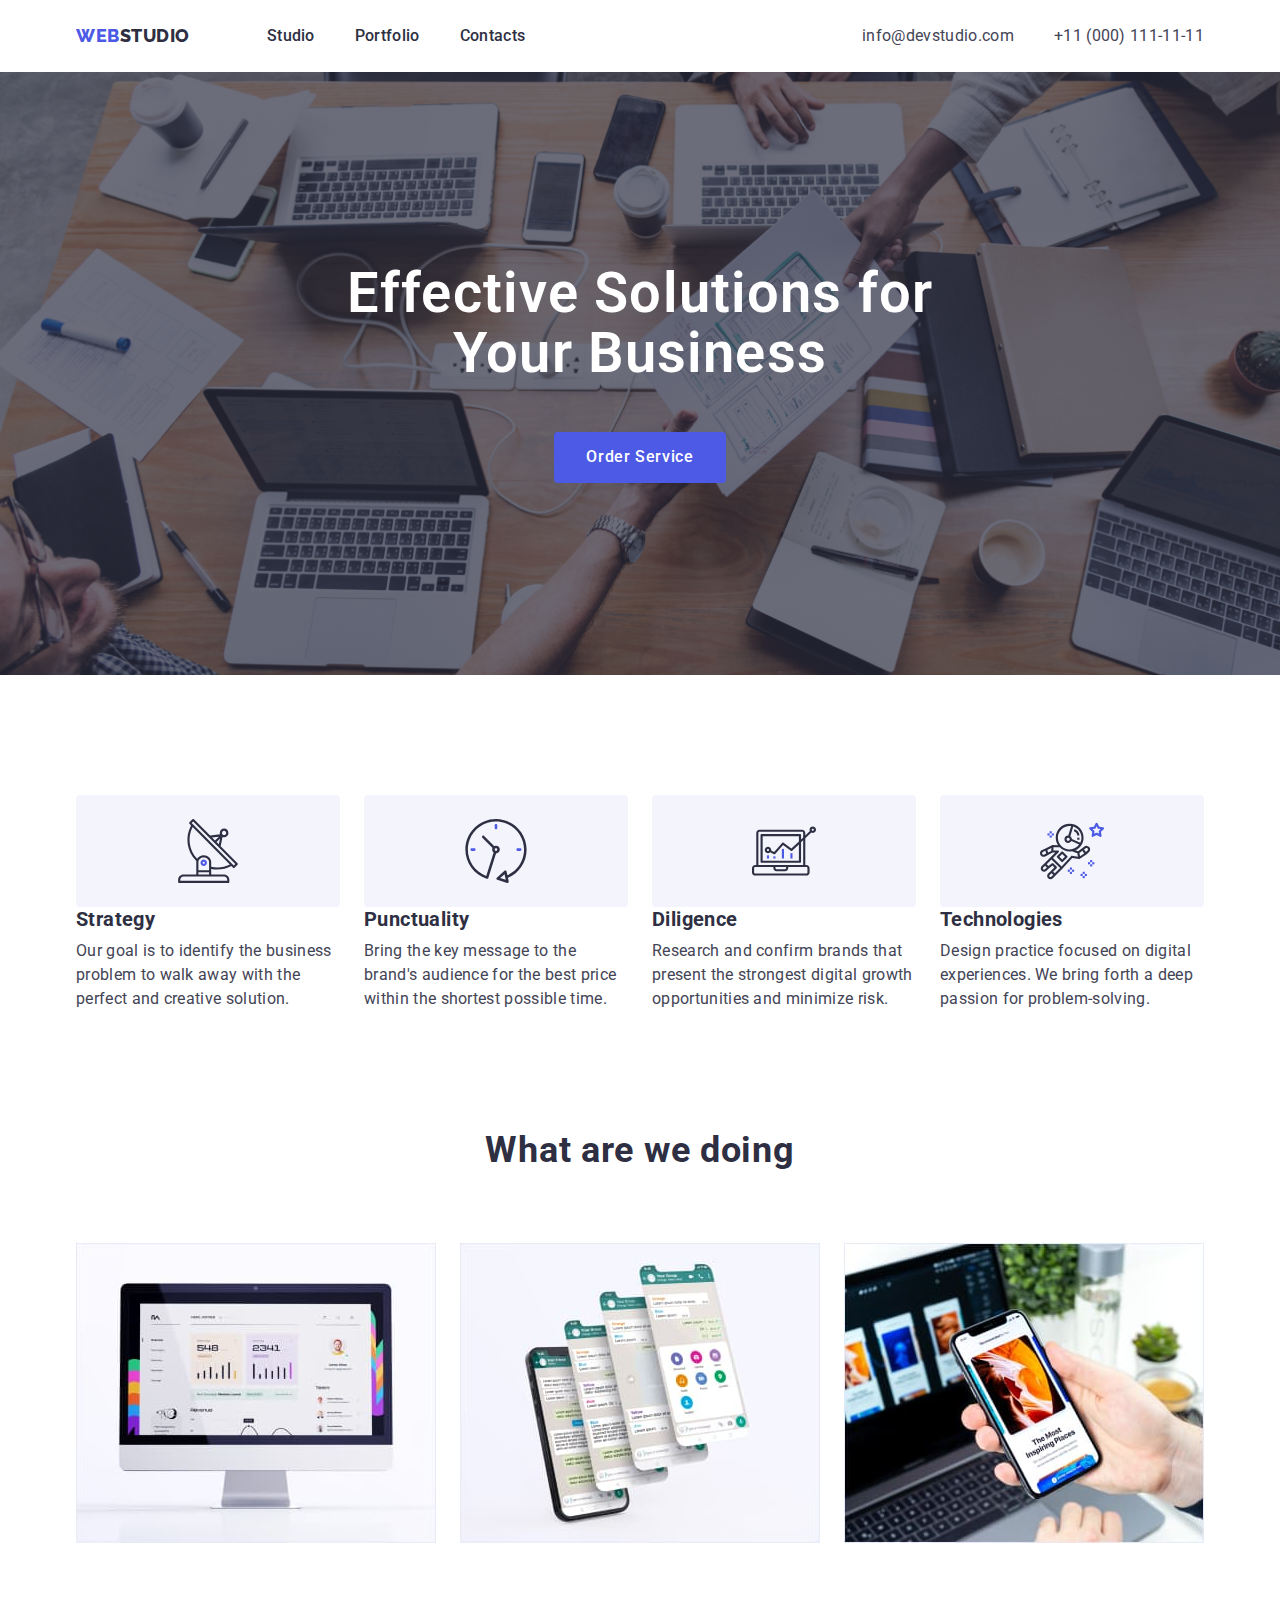
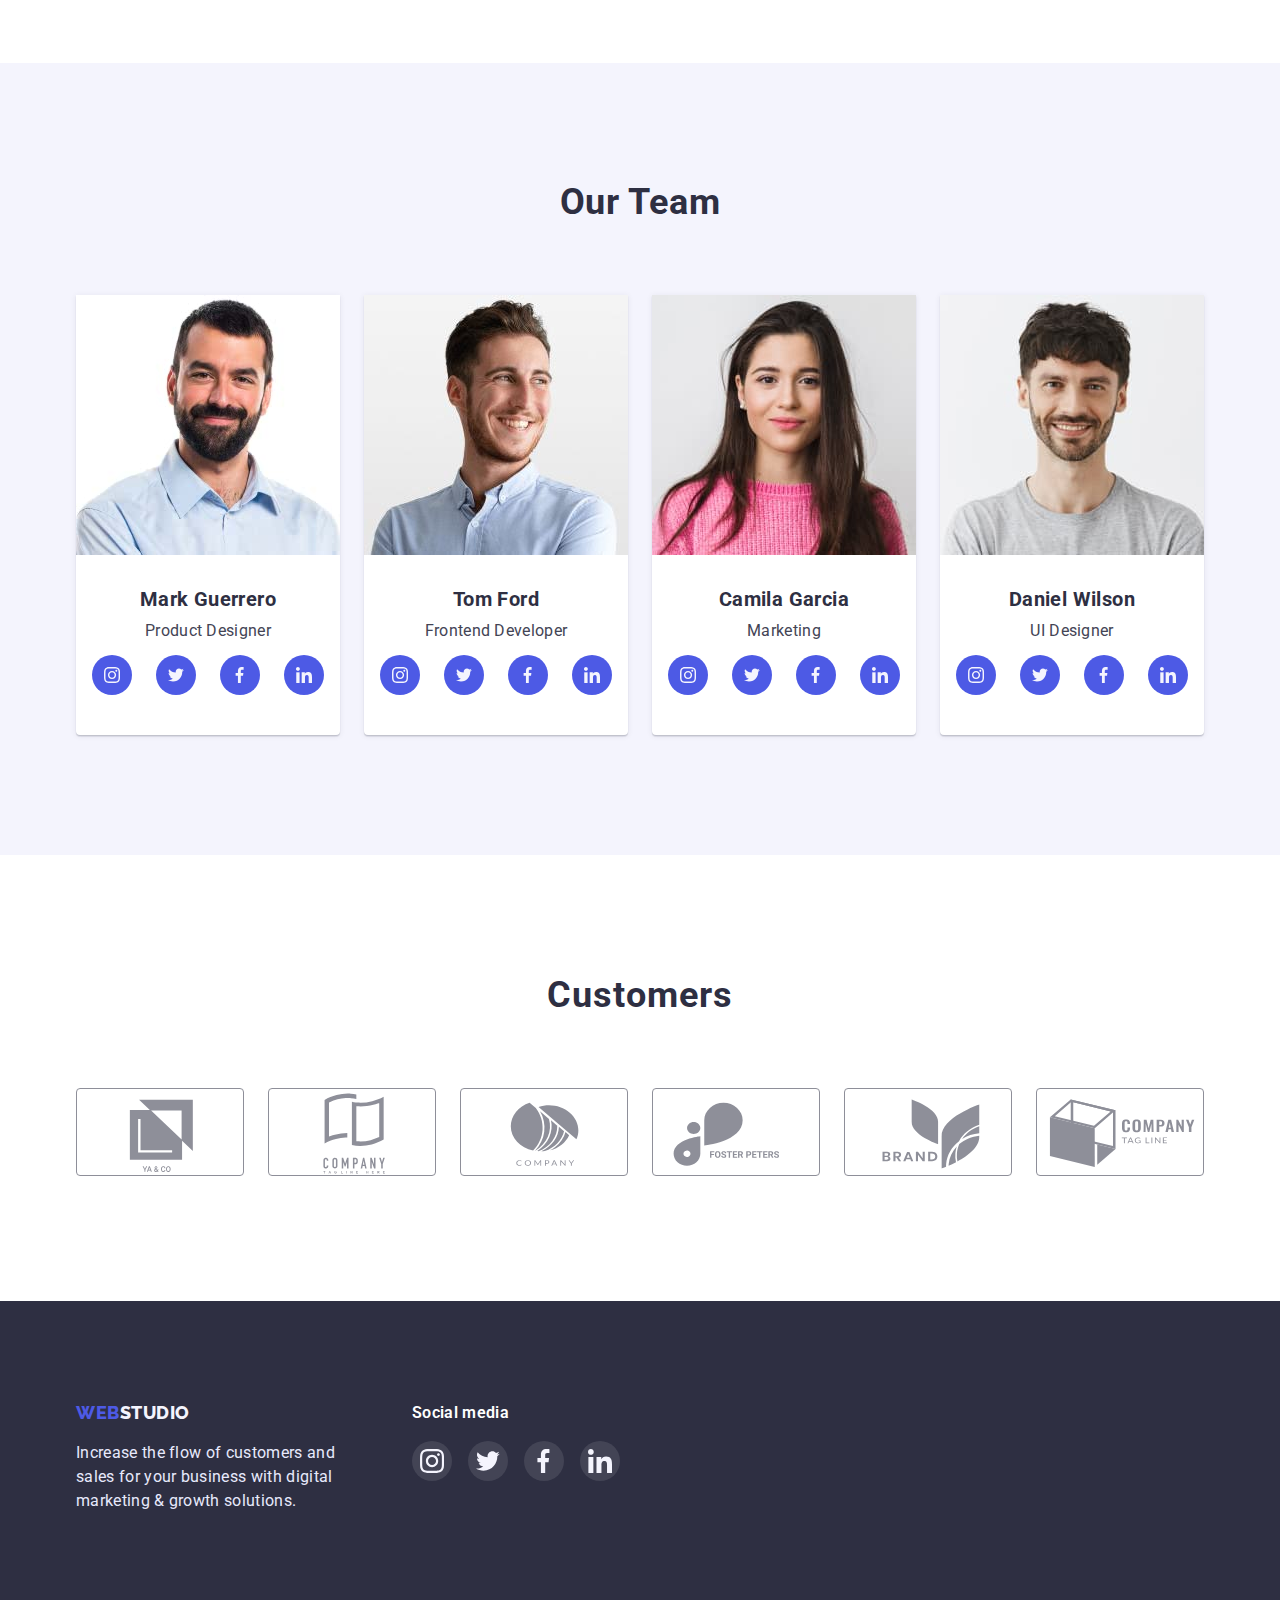
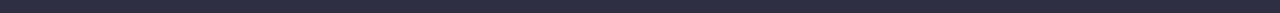
<file: index.html>
<!DOCTYPE html>
<html lang="en">
<head>
    <meta charset="UTF-8">
    <meta http-equiv="X-UA-Compatible" content="IE=edge">
    <meta name="viewport" content="width=device-width, initial-scale=1.0">
    <title>Document</title>
<link href="https://fonts.googleapis.com/css2?family=Raleway:wght@800&family=Roboto:wght@400;500;700;900&display=swap"
    rel="stylesheet">
    <link rel="stylesheet" href="https://cdn.jsdelivr.net/npm/modern-normalize@1.1.0/modern-normalize.min.css">
    <link rel="stylesheet" href="css/styles.css">
</head>
<body>
    <header class="page-header">
        <div class="container">
            <a class="logo" href=""><span class="logo-span">Web</span>Studio</a>
            <nav>
                <ul class="site-nav list">
                    <li class="nav-menu"><a href="" class="link">Studio</a></li>
                    <li class="nav-menu"><a href="./portfolio.html" class="link">Portfolio</a></li>
                    <li class="nav-menu"><a href="" class="link">Contacts</a></li>
                            
                </ul>
            </nav>
            <ul class="auth-nav list">
                <li class="email"><a href="" class="link">info@devstudio.com</a></li>
                <li><a href="" class="link">+11 (000) 111-11-11</a></li>
            </ul>
        
        </div>
    </header>
    <main>
        
        <section class="hero">
            
            <h1 class="hero-titel">Effective Solutions for <br> Your Business</h1>
            <button type="button" class="button-hero" name="Order Service">Order Service</button>
        </section>
    

        <section class="section">
            <div class="container">
                <h2 class="section-title visually-hidden">About us</h2>
                <ul class="features  list">
                    <li class="about-us antenna">
                        <h3 class="subtitle">Strategy</h3>
                        <p class="text">Our goal is to identify the business problem to walk away with the perfect and creative solution.</p>
                    </li>
                    <li class="about-us clock">
                        <h3 class="subtitle">Punctuality</h3>
                        <p class="text">Bring the key message to the brand's audience for the best price within the shortest possible time.</p>
                    </li>
                    <li class="about-us diagram">
                        <h3 class="subtitle">Diligence</h3>
                        <p class="text">Research and confirm brands that present the strongest digital growth opportunities and minimize risk.</p>
                    </li>
                    <li class="about-us astronaut">
                        <h3 class="subtitle">Technologies</h3>
                        <p class="text">Design practice focused on digital experiences. We bring forth a deep passion for problem-solving.</p>
                    </li>
                </ul>
            </div>
        </section>

        <section class="section type-works">
            <div class="container ">
                <h2  class="section-title">What are we doing</h2>
                <ul class="features title list">
                    <li class="project"><img src="./images/Monitor.jpg" alt="Computer monitor" width="360"></li>
                    <li class="project"><img src="./images/MobilePhone.jpg" alt="Mobile phone" width="360"></li>
                    <li class="project"><img src="./images/Phone$Laptop.jpg" alt="Mobile phone and laptop" width="360"></li>

                    
                </ul>
            </div>
        </section>

        <section class="section team">
            <div class="container">
                <h2  class="section-title">Our Team</h2>
                <ul class="features list ">
                    <li class="card-team">
                        <img src="./images/ProductDesigner.jpg" alt="Mark Guerrero is Product Designer" width="264">
                        <div class="team-img">
                            <h3 class="subtitle item">Mark Guerrero</h3>
                            <p class="text team-text">Product Designer</p>
                            <ul class="icon-team list">
                                <li class="social">
                                    <a href="" class="social-link">
                                    <svg class="social-icon" width="16" height="16">
                                        <use href="./images/sprite.svg#instagram"></use>
                                    </a>
                                    </svg>
                                </li>
                                <li class="social">
                                    <a href="" class="social-link">
                                    <svg class="social-icon" width="16" height="16">
                                        <use href="./images/sprite.svg#twitter"></use>
                                    </a>
                                    </svg>
                                </li>
                                <li class="social">
                                    <a href="" class="social-link">
                                    <svg class="social-icon" width="16" height="16">
                                        <use href="./images/sprite.svg#facebook"></use>
                                    </a>
                                    </svg>
                                </li>
                                <li class="social">
                                    <a href="" class="social-link">
                                    <svg class="social-icon" width="16" height="16">
                                        <use href="./images/sprite.svg#linkedin"></use>
                                    </a>
                                    </svg>
                                </li>
                            </ul>
                        </div>
                    </li>
                    <li class="card-team">
                        <img src="./images/FrontendDeveloper.jpg" alt="Tom Ford is Frontend Developer" width="264">
                        <div class="team-img">
                            <h3 class="subtitle item">Tom Ford</h3>
                            <p class="text team-text">Frontend Developer</p>
                            <ul class="icon-team list">
                                <li class="social">
                                    <a href="" class="social-link">
                                    <svg class="social-icon" width="16" height="16">
                                        <use href="./images/sprite.svg#instagram"></use>
                                    </a>
                                    </svg>
                                </li>
                                <li class="social">
                                    <a href="" class="social-link">
                                    <svg class="social-icon" width="16" height="16">
                                        <use href="./images/sprite.svg#twitter"></use>
                                    </a>
                                    </svg>
                                </li>
                                <li class="social">
                                    <a href="" class="social-link">
                                    <svg class="social-icon" width="16" height="16">
                                        <use href="./images/sprite.svg#facebook"></use>
                                    </a>
                                    </svg>
                                </li>
                                <li class="social">
                                    <a href="" class="social-link">
                                    <svg class="social-icon" width="16" height="16">
                                        <use href="./images/sprite.svg#linkedin"></use>
                                    </a>
                                    </svg>
                                </li>
                            </ul>
                        </div>
                    </li>
                    <li class="card-team">
                        <img src="./images/Marketing.jpg" alt="Camila Garcia is Marketing" width="264">
                        <div class="team-img">
                            <h3 class="subtitle item">Camila Garcia</h3>
                            <p class="text team-text">Marketing</p>
                            <ul class="icon-team list">
                                <li class="social">
                                    <a href="" class="social-link">
                                    <svg class="social-icon" width="16" height="16">
                                        <use href="./images/sprite.svg#instagram"></use>
                                    </a>
                                    </svg>
                                </li>
                                <li class="social">
                                    <a href="" class="social-link">
                                    <svg class="social-icon" width="16" height="16">
                                        <use href="./images/sprite.svg#twitter"></use>
                                    </a>
                                    </svg>
                                </li>
                                <li class="social">
                                    <a href="" class="social-link">
                                    <svg class="social-icon" width="16" height="16">
                                        <use href="./images/sprite.svg#facebook"></use>
                                    </a>
                                    </svg>
                                </li>
                                <li class="social">
                                    <a href="" class="social-link">
                                    <svg class="social-icon" width="16" height="16">
                                        <use href="./images/sprite.svg#linkedin"></use>
                                    </a>
                                    </svg>
                                </li>
                            </ul>
                        </div>
                    </li >
                    <li class="card-team">
                        <img src="./images/UIDesigner.jpg" alt="Daniel Wilson is UI Designer" width="264">
                        <div class="team-img">
                        <h3 class="subtitle item">Daniel Wilson</h3>
                        <p class="text team-text">UI Designer</p>
                        <ul class="icon-team list">
                            <li class="social">
                                <a href="" class="social-link">
                                <svg class="social-icon" width="16" height="16">
                                    <use href="./images/sprite.svg#instagram"></use>
                                </svg>
                                </a>
                            </li>
                            <li class="social">
                                <a href="" class="social-link">
                                    <svg class="social-icon" width="16" height="16">
                                        <use href="./images/sprite.svg#twitter"></use>
                                    </svg>
                                </a>
                            </li>
                            <li class="social">
                                <a href="" class="social-link">
                                    <svg class="social-icon" width="16" height="16">
                                        <use href="./images/sprite.svg#facebook"></use>
                                    </svg>
                                </a>
                            </li>
                            <li class="social">
                                <a href="" class="social-link">
                                    <svg class="social-icon" width="16" height="16">
                                        <use href="./images/sprite.svg#linkedin"></use>
                                    </svg>
                                </a>
                            </li>
                        </ul>
                        </div>
                    </li>
                </ul>
            </div>
        </section>
        <section class="section">
            <div class="container">
            <h2 class="title-customers">Customers</h2>
            <ul class="customers list">
                <li class="customers-add">
                    <a href="" class="customers-list">
                        <svg class="customers-icon">
                            <use href="./images/sprite customers.svg#icon-Logo"></use>
                        </svg>
                    </a>
                    
                </li>
                <li class="customers-add">
                    <a href="" class="customers-list">
                        <svg class="customers-icon">
                            <use href="./images/sprite customers.svg#icon-Logo-1"></use>
                        </svg>
                    </a>
                </li>
                <li class="customers-add">
                    <a href="" class="customers-list">
                        <svg class="customers-icon">
                            <use href="./images/sprite customers.svg#icon-Logo-2"></use>
                        </svg>
                    </a>
                </li>
                <li class="customers-add">
                    <a href="" class="customers-list">
                        <svg class="customers-icon">
                            <use href="./images/sprite customers.svg#icon-Logo-3"></use>
                        </svg>
                    </a>
                </li>
                <li class="customers-add">
                    <a href="" class="customers-list">
                        <svg class="customers-icon">
                            <use href="./images/sprite customers.svg#icon-Logo-4"></use>
                        </svg>
                    </a>
                </li>
                <li class="customers-add">
                    <a href="" class="customers-list">
                        <svg class="customers-icon">
                            <use href="./images/sprite customers.svg#icon-Logo-5"></use>
                        </svg>
                    </a>
                </li>
            </ul>
            </div>
        </section>
    </main>
    <footer class="footer">
        <div class="footer-page  container">
            <div>
                <a class="logo" href=""><span class="logo-span">Web</span><span class="logo-past">Studio</span></a>
                <p class="footer-text">Increase the flow of customers and sales for your business with digital marketing &
                    growth solutions.</p>
            </div>
            <div>
                <p class="media">Social media</p>
                <ul class="social-media">
                    <li class="media-list">
                    <a href="" class="media-link">
                        <svg class="media-icon" width="24" height="24">
                            <use href="./images/sprite.svg#instagram"></use>
                        </svg>
                    </a>
                    </li>
                    <li class="media-list">
                        <a href="" class="media-link">
                            <svg class="media-icon"  width="24" height="24">
                                <use href="./images/sprite.svg#twitter"></use>
                            </svg>
                        </a>
                    </li>
                    <li class="media-list">
                        <a href="" class="media-link">
                            <svg class="media-icon" width="24" height="24">
                                <use href="./images/sprite.svg#facebook"></use>
                            </svg>
                        </a>
                    </li>
                    <li class="media-list">
                        <a href="" class="media-link">
                            <svg class="media-icon" width="24" height="24">
                                <use href="./images/sprite.svg#linkedin"></use>
                            </svg>
                        </a>
                    </li>
                </ul>
            </div>
        </div>
    </footer>

</body>
</html>
</file>
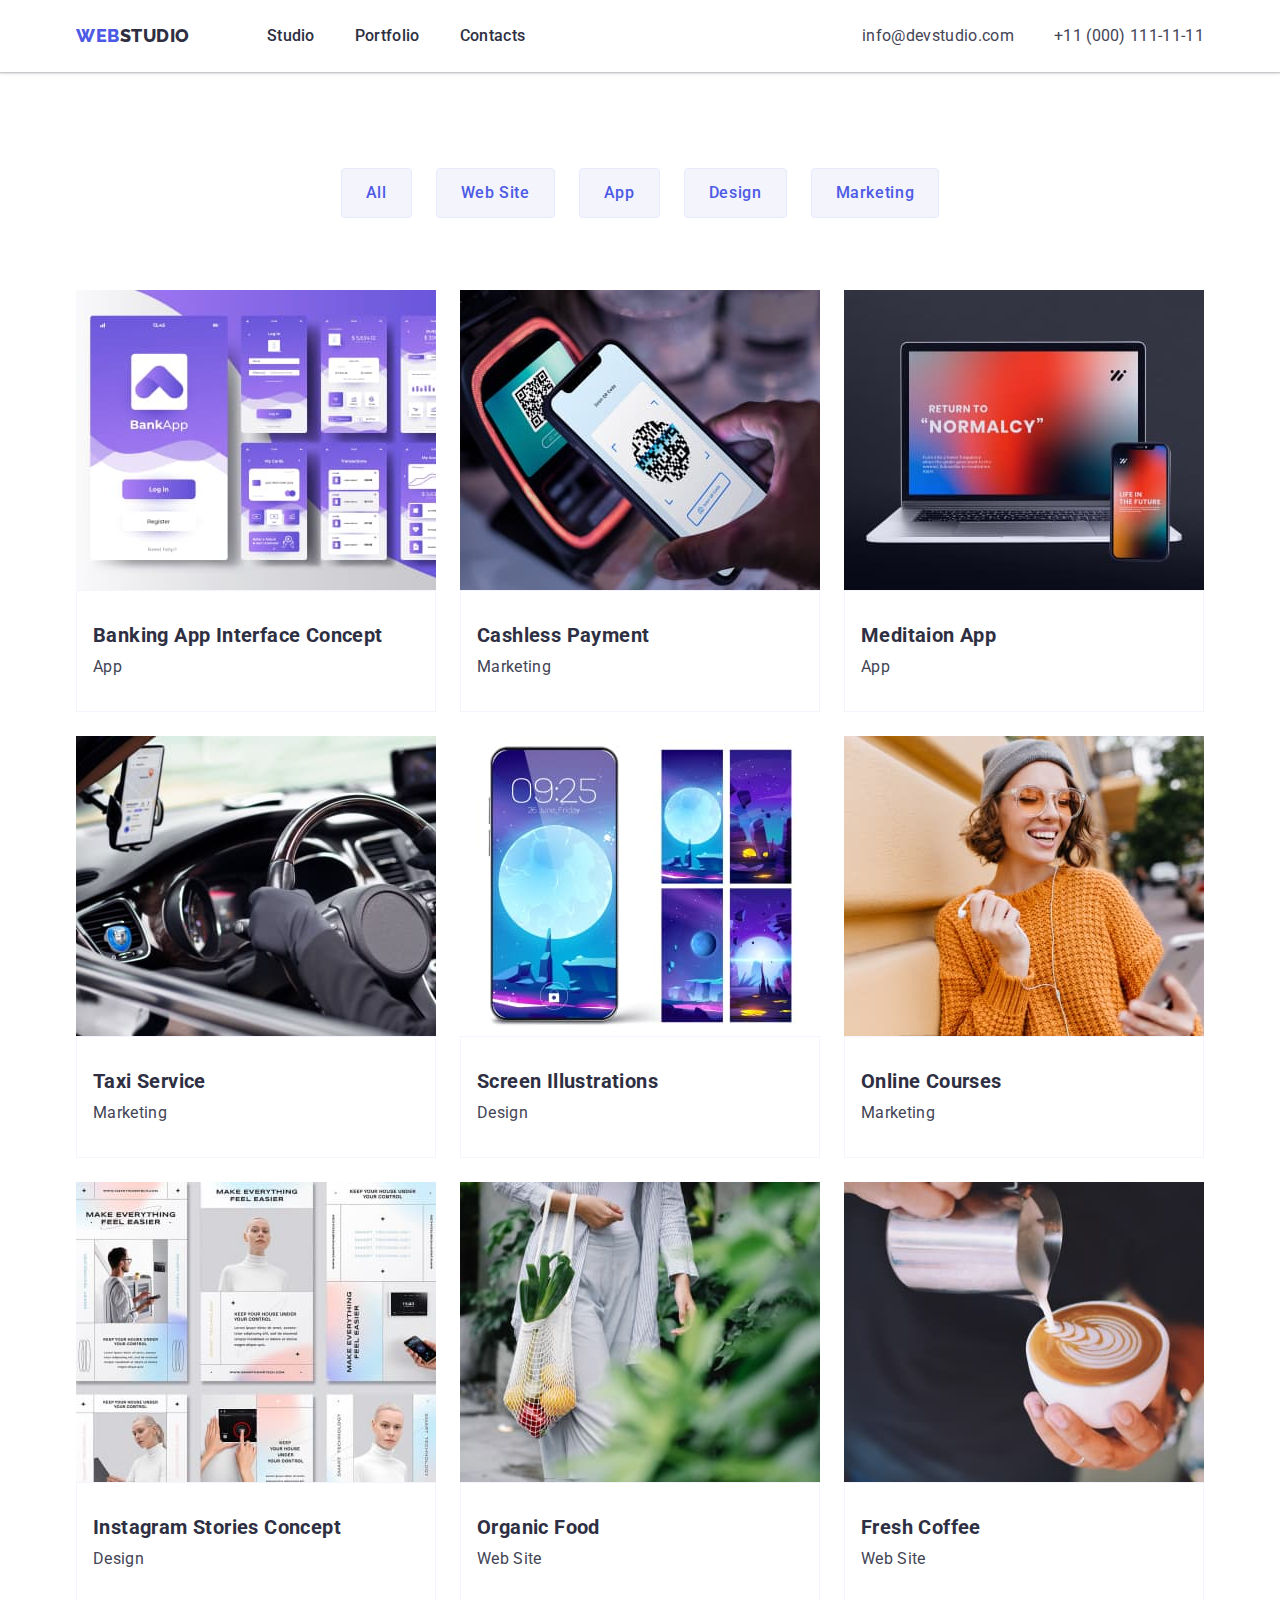
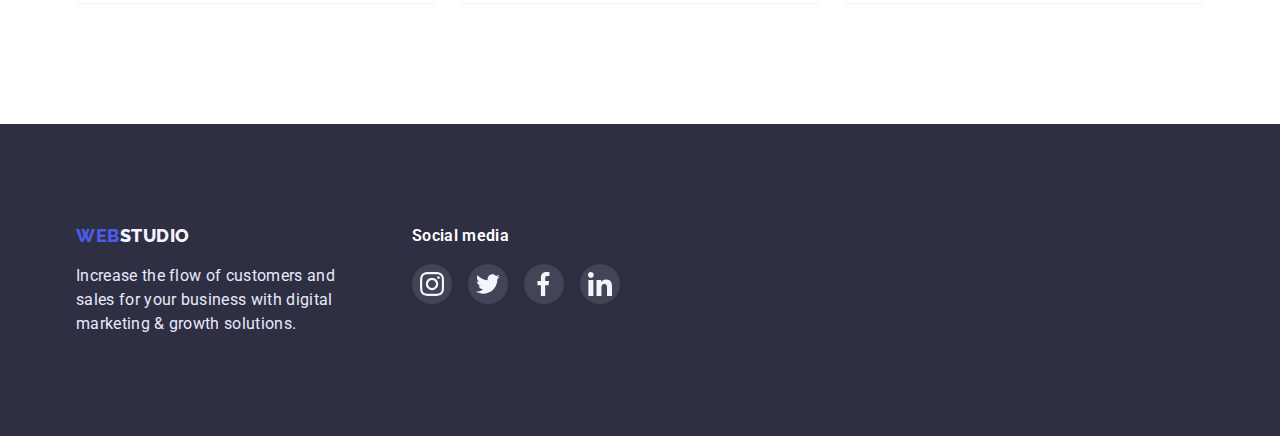
<file: portfolio.html>
<!DOCTYPE html>
<html lang="en">
<head>
    <meta charset="UTF-8">
    <meta http-equiv="X-UA-Compatible" content="IE=edge">
    <meta name="viewport" content="width=device-width, initial-scale=1.0">
    <title>Document</title>
    <link href="https://fonts.googleapis.com/css2?family=Raleway:wght@800&family=Roboto:wght@400;500;700;900&display=swap"
        rel="stylesheet">
        <link rel="stylesheet" href="https://cdn.jsdelivr.net/npm/modern-normalize@1.1.0/modern-normalize.min.css">
    <link rel="stylesheet" href="css/styles.css" >
</head>
<body>
   <header class="page-header">
    <div class="container">
        <a class="logo" href=""><span class="logo-span">Web</span>Studio</a>
        <nav>
            <ul class="site-nav list">
                <li class="nav-menu"><a href="./index.html" class="link">Studio</a></li>
                <li class="nav-menu"><a href="" class="link">Portfolio</a></li>
                <li class="nav-menu"><a href="" class="link">Contacts</a></li>
        
            </ul>
        </nav>
        <ul class="auth-nav list">
            <li class="email"><a href="" class="link">info@devstudio.com</a></li>
            <li><a href="" class="link">+11 (000) 111-11-11</a></li>
        </ul>
    </div>
</header> 
<main>
    <section class="section second">
    <h1 class="visually-hidden">Projects</h1>
    <div class="container ">
        <ul class="button list">
            <li> <button type="button" class="nav-button" name="All">All</button> </li>
            <li> <button type="button" class="nav-button" name="Web Site">Web Site</button> </li>
            <li> <button type="button" class="nav-button" name="App">App</button></li>
            <li><button type="button" class="nav-button" name="Design">Design</button></li>
            <li><button type="button" class="nav-button" name="Marketing">Marketing</button></li>
        </ul> 
    </div>
    <div class="container">
        <ul class="features title list">
            <li class="portfolio-link">
                <img src="./images/BankingApp.jpg" alt="Banking App Interface" width="360">
                <div class="portfolio">
                    <h2 class="subtitle item">Banking App Interface Concept</h2>
                    <p class="text">App</p>
                </div>
            </li>
            <li class="portfolio-link">
                <img src="./images/CashlessPayment.jpg" alt="Payment by phone" width="360">
                <div class="portfolio">
                    <h2 class="subtitle item">Cashless Payment</h2>
                    <p class="text">Marketing</p>
                </div>
            </li>
            <li class="portfolio-link">
                <img src="./images/MeditaionApp.jpg" alt="Laptop and mobile phone" width="360">
                <div class="portfolio">
                    <h2 class="subtitle item">Meditaion App</h2>
                    <p class="text">App</p>
                </div>
            </li>
            <li class="portfolio-link">
                <img src="./images/TaxiService.jpg" alt="Steering wheel of a premium class car" width="360">
                <div class="portfolio">
                    <h2 class="subtitle item">Taxi Service</h2>
                    <p class="text">Marketing</p>  
                </div>
            </li>
            <li class="portfolio-link">
                <img src="./images/ScreenIllustrations.jpg" alt="Mobile screen and Screen illustrations" width="360">
                <div class="portfolio">
                    <h2 class="subtitle item">Screen Illustrations</h2>
                    <p class="text">Design</p>
                </div>
            </li>
            <li class="portfolio-link">
                <img src="./images/OnlineCourses.jpg" alt="A girl in a yellow sweater" width="360">
                <div class="portfolio">
                    <h2 class="subtitle item">Online Courses</h2>
                    <p class="text">Marketing</p>
                </div>
            </li>
            <li class="portfolio-link">
                <img src="./images/Instagram.jpg" alt="Instagram Stories" width="360">
                <div class="portfolio">
                    <h2 class="subtitle item">Instagram Stories Concept</h2>
                    <p class="text">Design</p>
                </div>
            </li>
            <li class="portfolio-link">
                <img src="./images/OrganicFood.jpg" alt="A bag with vegetables on a girl's hand" width="360">
                <div class="portfolio">
                    <h2 class="subtitle item">Organic Food</h2>
                    <p class="text">Web Site</p>
                </div>
            </li>
            <li class="portfolio-link">
                <img src="./images/FreshCoffee.jpg" alt="A barista prepares a cappuccino" width="360">
                <div class="portfolio">
                    <h2 class="subtitle item">Fresh Coffee</h2>
                    <p class="text">Web Site</p>
                </div>
            </li>
        </ul>
    </div>
</section>
</main>
<footer class="footer">
    <div class="footer-page  container">
        <div>
            <a class="logo" href=""><span class="logo-span">Web</span><span class="logo-past">Studio</span></a>
            <p class="footer-text">Increase the flow of customers and sales for your business with digital marketing &
                growth solutions.</p>
        </div>
        <div>
            <p class="media">Social media</p>
            <ul class="social-media">
                <li class="media-list">
                    <a href="" class="media-link">
                        <svg class="media-icon" width="24" height="24">
                            <use href="./images/sprite.svg#instagram"></use>
                        </svg>
                    </a>
                </li>
                <li class="media-list">
                    <a href="" class="media-link">
                        <svg class="media-icon" width="24" height="24">
                            <use href="./images/sprite.svg#twitter"></use>
                        </svg>
                    </a>
                </li>
                <li class="media-list">
                    <a href="" class="media-link">
                        <svg class="media-icon" width="24" height="24">
                            <use href="./images/sprite.svg#facebook"></use>
                        </svg>
                    </a>
                </li>
                <li class="media-list">
                    <a href="" class="media-link">
                        <svg class="media-icon" width="24" height="24">
                            <use href="./images/sprite.svg#linkedin"></use>
                        </svg>
                    </a>
                </li>
            </ul>
        </div>
    </div>
</footer>
</body>
</html>
</file>
<file: css/styles.css>
:root {
    --hero-text: #FFFFFF;
    --main-text-color: #2E2F42;
    --text-color: #434455;
    --accent-color: #4D5AE5;
    --logo-past-text: #F4F4FD;
    --footer-text: #E7E9FC;

}

body {
    background-color: var(--hero-text);
    color: var(--main-text-color);
    font-family: Roboto, 'Gill Sans', 'Gill Sans MT', Calibri, 'Trebuchet MS', sans-serif;
}

h1,
h2,
h3,
h4,
p{
    margin-top: 0;
    margin-bottom: 0;
}

ul {
    margin-top: 0;
    margin-bottom: 0;
    padding-left: 0;
}


header .container {
    display: flex;

}



img {
    display: block;
    max-width: 100%;
    height: auto;
}

.list {
    list-style: none;
}

.container {
    width: 1158px;
    padding: 0 15px;
    margin: 0 auto;
}

.container-nav {
    display: flex;
}

.section {
    padding-bottom: 120px;
    padding-top: 120px;
    
}

.title {
    flex-wrap: wrap;
}

.features {
    display: flex;
    gap: 24px;

}

.logo {
    font-family: Raleway, sans-serif;
    font-weight: 800;
    font-size: 18px;
    line-height: 1.33;
    letter-spacing: 0.03em;
    text-transform: uppercase;
    color: var(--main-text-color);
    text-decoration: none;
    margin-right: 77px;
}
.logo-span {color: var(--accent-color)}

.page-header {
    box-shadow: 0px 2px 1px rgba(46, 47, 66, 0.08),
    0px 1px 1px rgba(46, 47, 66, 0.16),
    0px 1px 6px rgba(46, 47, 66, 0.08);
}

 /* site-nav */

.site-nav .link {
    color: var(--main-text-color);
    font-weight: 500;
    font-size: 16px;
    line-height: 1.5;
    text-decoration: none;
    letter-spacing: 0.02em;
}


.site-nav .link:active {
    color: var(--text-color);
}

.site-nav .link:hover, .site-nav .link:focus {
    color: var(--accent-color);
} 

.site-nav {
    display: flex;
}

.nav-menu:not(:last-child) {
    margin-right: 40px;
}

.page-header {
    padding: 24px 0;
}

/*auth-nav */

.auth-nav {
    display: flex;
    margin-left: auto;
}

.email {
    margin-right: 40px;
}

.auth-nav .link {
    color: var(--text-color);
    font-weight: 400;
    font-size: 16px;
    line-height: 1.5;
    text-decoration: none;
    letter-spacing: 0.02em;
}


.auth-nav .link:active, .auth-nav .link:hover, .auth-nav .link:focus {
    color: var(--accent-color);
}

/*HERO*/
.hero {
    background: var(--main-text-color);
    padding: 192px 0 192px 0;
    text-align: center;
    background-image: 
    linear-gradient(rgba(46, 47, 66, 0.7), rgba(46, 47, 66, 0.7)),
    url(../images/people-office.jpg);
    background-size: cover;
    max-width: 1440px;
    margin: auto;
}

.hero .hero-titel {

    color: var(--hero-text);
    font-weight: 600;
    font-size: 56px;
    line-height: 1.07;
    letter-spacing: 0.02em;
}

.hero-tite{
    display: flex;
    padding: auto;

}

.hero .button-hero {
    color: var(--hero-text);
    background: var(--accent-color);
    font-weight: 500;
    font-size: 16px;
    line-height: 1.18;
    font-family: inherit;
    letter-spacing: 0.04em;
    border-radius: 4px;
    display: flex;
    padding: 16px 32px;
    margin-top: 48px;
    margin-left: auto;
    margin-right: auto;
    border: none;
}

.hero .button-hero:active, 
.hero .button-hero:hover, 
.hero .button-hero:focus {
    background: #404BBF;
    cursor: pointer;
    box-shadow: 0px 4px 4px rgba(0, 0, 0, 0.15);

}


.visually-hidden {
    position: absolute;
    white-space: nowrap;
    width: 1px;
    height: 1px;
    overflow: hidden;
    border: 0;
    padding: 0;
    clip: rect(0 0 0 0);
    clip-path: inset(50%);
    margin: -1px;
}

/*-------------------------------main-page------------------*/


/*.project:not(:last-child) {
    margin-right: 24px;
}*/

/*--------------------------ABOUT-US----------------------*/
.about-us > h3 {
    margin-bottom: 8px;
    width: 264px;
}

.about-us > p {
    margin: 0;
}

.about-us::before{
    content: "";
    display: block;
    background-color: var(--logo-past-text);
    width: 264px;
    height: 112px;
    border-radius: 4px;
    background-position: center;
    background-repeat: no-repeat;
}

/*.about-us:nth-child(1)::before {
background-image: url(../images/antenna.svg);
}*/

.antenna::before {
    background-image: url(../images/antenna.svg);
}

.clock::before {
    background-image: url(../images/clock.svg);
}

.diagram::before{
    background-image: url(../images/diagram.svg)
}

.astronaut::before{
    background-image: url(../images/astronaut.svg)
}

/*-----------------------------TEAM--------------------*/
.team {
    background: var(--logo-past-text);
}

.team-img {
    padding-top: 32px;
    padding-bottom: 8px;
}

.card-team {
    background: #FFFFFF;
    box-shadow: 0px 1px 6px rgba(46, 47, 66, 0.08), 0px 1px 1px rgba(46, 47, 66, 0.16), 0px 2px 1px rgba(46, 47, 66, 0.08);
    border-radius: 0px 0px 4px 4px;
    text-align: center;
}

.type-works {
    padding-top: 0;
}

.icon-team {
    display: flex;
    justify-content: center;
    gap: 24px;
    margin-top: 12px;
    margin-bottom: 32px;
}

.social {
    display: flex;
    width: 40px;
    height: 40px;
    background-color: var(--accent-color);
    border-radius: 50%;
}

.social-link {
    display: flex;
    align-items: center;
    justify-content: center;
    width: 100%;
    height: 100%;
    fill: var(--logo-past-text);
}


/*--------------------------------------CUSTOMERS--------------------------------*/
.section .title-customers {
line-height: 1.16;
letter-spacing: 0.03em;
font-weight: 700;
font-size: 36px;
text-align: center;
margin-bottom: 72px;
}

.customers {
    display: flex;
    gap: 24px;
    
}

.customers-icon {
    display: inline-block;
    border: 1px solid #8E8F99;
    border-radius: 4px;
    
    width: 168px;
    height: 88px;
    
}

.customers-list {
    fill: #8E8F99;
}

.customers-icon:hover
 {
    background-color: #FFFFFF;
    fill: var(--accent-color);
    border: 1px solid #4D5AE5;
    border-radius: 4px;
}

.customers-list:focus {
    background-color: #FFFFFF;
        fill: var(--accent-color);
        border: 1px solid #4D5AE5;
        border-radius: 4px;
}




.section .section-title {
font-weight: 700;
font-size: 36px;
line-height: 1.11;
letter-spacing: 0.02em;
text-align: center;
}

.features .subtitle {
    font-weight: 700;
    font-size: 20px;
    line-height: 1.2;
    letter-spacing: 0.02em;
}

.features .text {
    font-weight: 400;
    color: var(--text-color);
    font-size: 16px;
    line-height: 1.5;
    letter-spacing: 0.02em;
}


.subtitle{
    margin-bottom: 8px;
}


.section-title {
    margin-bottom: 72px;
}



.portfolio {
    border: 0.5px solid #F4F4FD;
    padding: 32px 16px 32px 16px;
}

.portfolio-link:hover,
.portfolio-link:focus
 {  
    box-shadow: 0px 1px 6px rgba(46, 47, 66, 0.08);
}

/*button*/
.nav-button {
    color: var(--accent-color);
    font-weight: 500;
    font-size: 16px;
    line-height: 1.5;
    font-family: inherit;
    background: var(--logo-past-text);
    letter-spacing: 0.04em;
}

.nav-button:hover,
.nav-button:focus,
.nav-button:active {
    color: var(--hero-text);
    background: var(--accent-color);
    box-shadow: 0px 3px 1px rgba(0, 0, 0, 0.1), 0px 2px 1px rgba(0, 0, 0, 0.08), 0px 2px 2px rgba(0, 0, 0, 0.12);
}

.nav-button {
    cursor: pointer;
    padding: 12px 24px;
    border-radius: 4px;
    border: 1px solid #E7E9FC;
}

.button {
display: flex;
justify-content: center;
margin-bottom: 72px;
gap: 24px;
}



.second {
    padding-top: 96px;
}


/*footer*/
.footer {
    background: var(--main-text-color);
    padding: 100px 0;
    
}

.footer-page {
    display: flex;
    
}

.logo-past {color: var(--logo-past-text);
}

.footer-text {
    font-weight: 400;
    font-size: 16px;
    line-height: 1.5;
    color: var(--footer-text);
    letter-spacing: 0.02em;
    width: 264px;
    margin-top: 16px;
    margin-right: 72px;
}



.media {
    font-weight: 600;
    font-size: 16px;
    line-height: 1.5;
    letter-spacing: 0.02em;
    color: #FFFFFF;
}

.media-list:hover,
.media-list:active,
.media-list:focus {
    background-color: #31D0AA;
}


.social-media {
    display: flex;
    gap: 16px;
    justify-content: center;
    margin-top: 16px;
}

.media-list {
    display: flex;
    width: 40px;
    height: 40px;
    background: rgba(255, 255, 255, 0.1);
    border-radius: 50%;

}

.media-link {
    display: flex;
    align-items: center;
    justify-content: center;
    width: 100%;
    height: 100%;
    fill: var(--logo-past-text);
}
</file>
